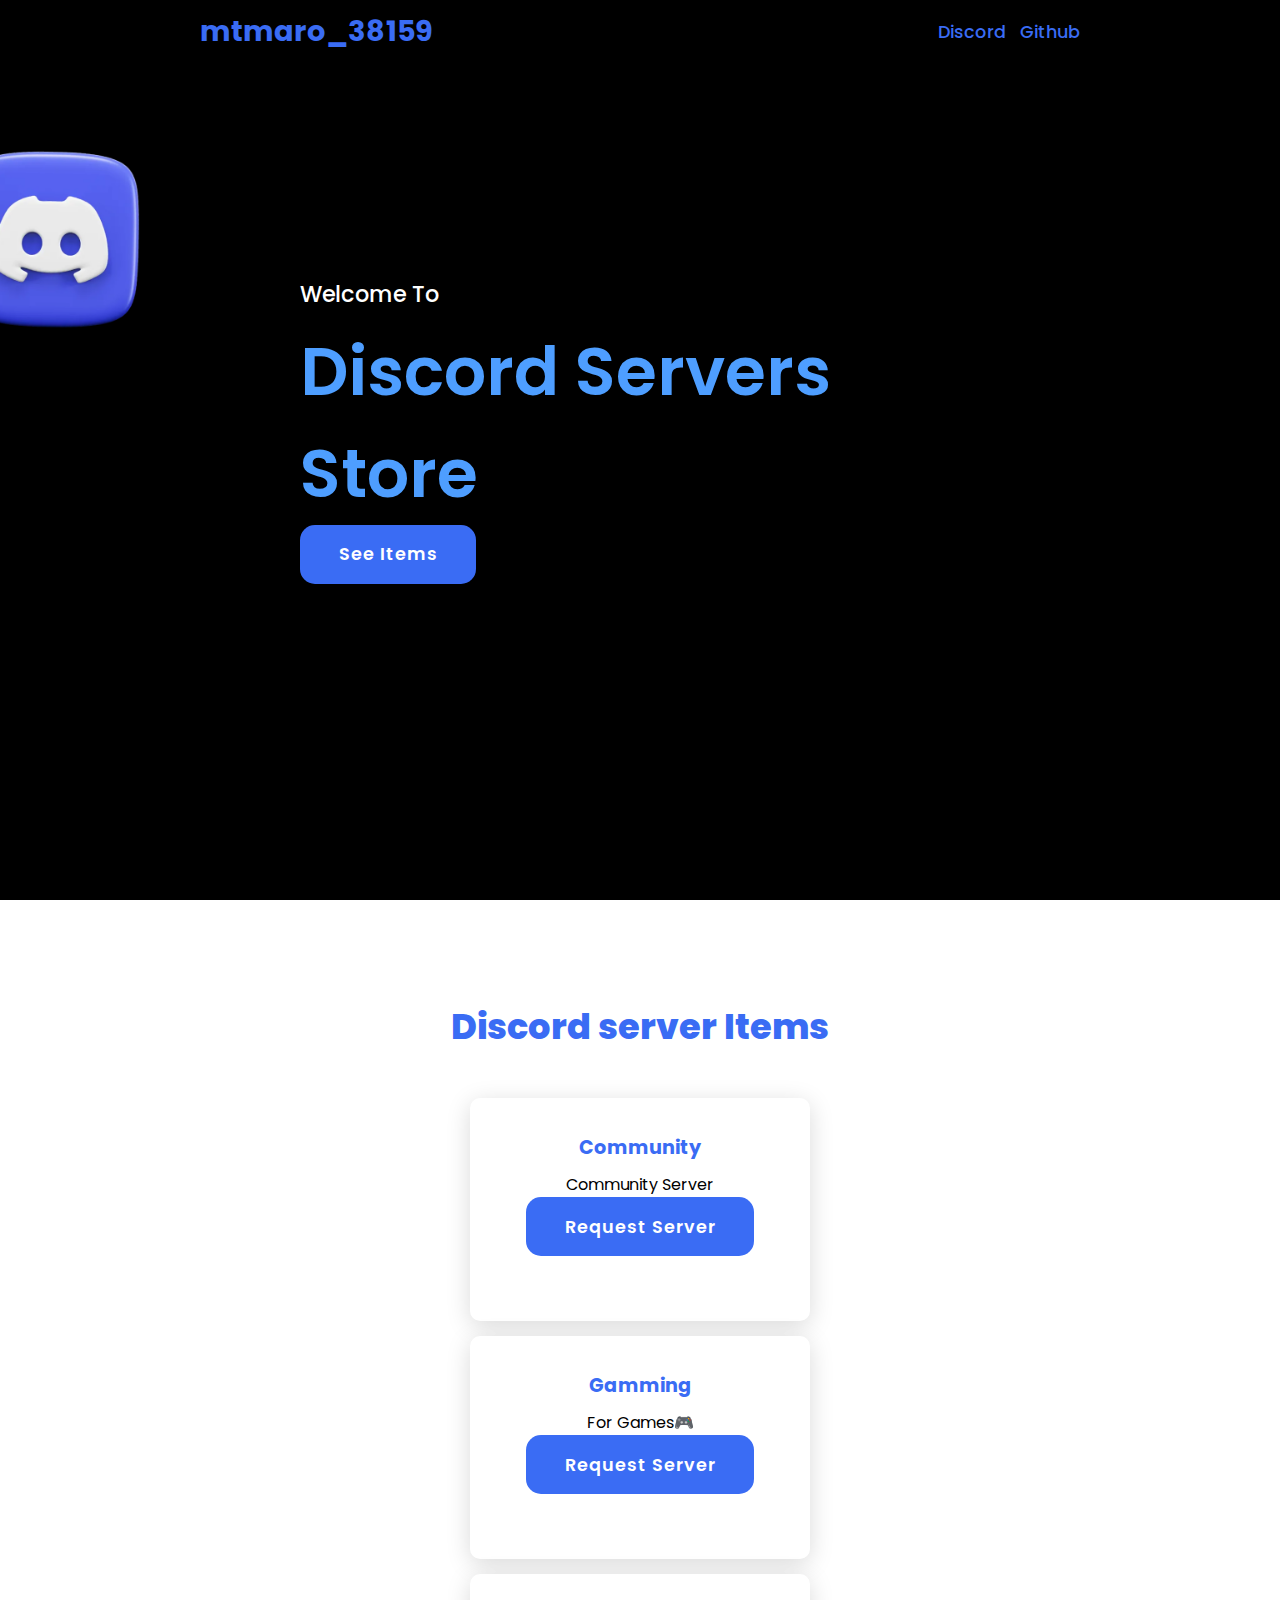
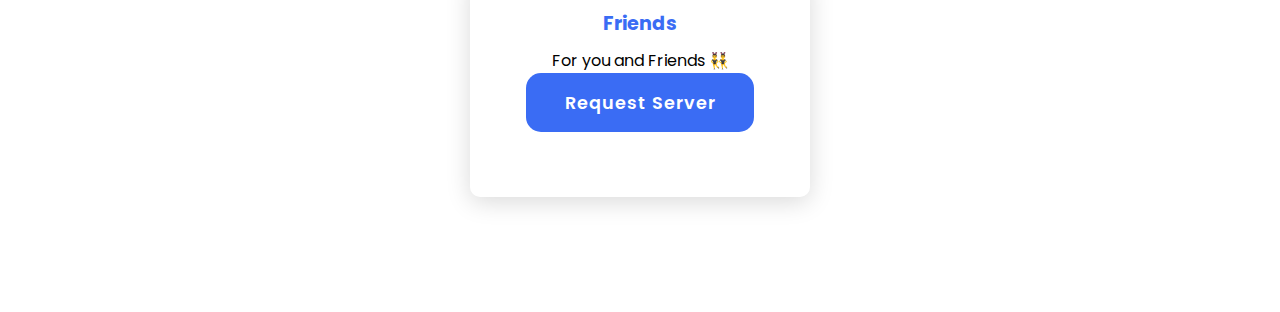
<file: index.html>
<!DOCTYPE html>
<html lang="en">
<head>
    <meta charset="UTF-8">
    <meta name="viewport" content="width=device-width, initial-scale=1.0">
    <link rel="stylesheet" href="style.css">
    <link rel="shortcut icon" href="favicon.ico" type="image/x-icon">
    <title>Discord Servers Store</title>
</head>
<body>
    <header>
        <a href="#" class="logo">mtmaro_38159</a>
        <nav class="navigation">
            <div class="social">
        <a href="https://discord.gg/gUMmj6dQJY">Discord</a>
        <a href="https://github.com/alfaro-code">Github</a>
        
    </div>
        </nav>
    </header>
    
    <section class="main">
        <div>
        <h2>Welcome To<br><span>Discord Servers Store</span></h2>
           <a href="#services" title="go to  store Items" class="main-btn">See Items</a> 
    </section>
    
<section class="cards" id="services">
    <h2 class="title" id="title">Discord server Items</h2>
    <div class="content">
        <div class="icon">
        <div class="card">
            <div class="info">
                <h3>Community</h3>
                <p>Community Server </p>
                <a href="index2.html" title="call me If you want a discord server" class="main-btn">Request Server</a>
            </div>
        </div>
             <div class="card">
            <div class="info">
                <h3>Gamming</h3>
                <p> For Games🎮 </p>
                <a href="index2.html" title="call me If you want a discord server" class="main-btn">Request Server</a>
            </div>
        </div>
             <div class="card">
            <div class="info">
                <h3>Friends</h3>
                <p>For you and Friends 👯‍♂️  </p>
                <a href="index2.html" title="call me If you want a discord server" class="main-btn">Request Server</a>
            </div>
        </div>
    </div>
    </div>
</section>

    <script src="node.js"></script>
</body>
</html>
</file>
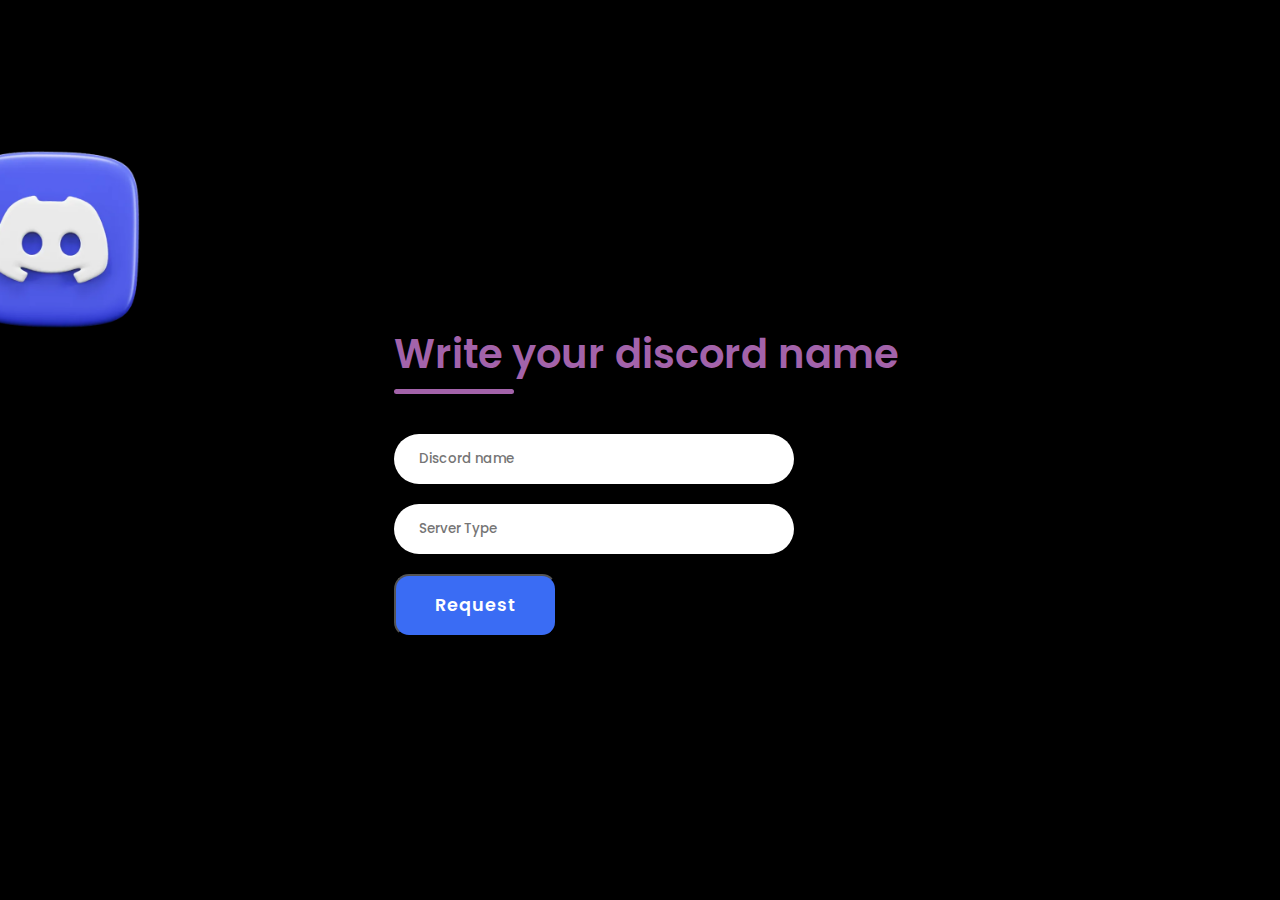
<file: index2.html>
<!DOCTYPE html>
<html lang="en">
<head>
    <meta charset="UTF-8">
    <meta name="viewport" content="width=device-width, initial-scale=1.0">
    <link rel="stylesheet" href="style2.css">
    <title>Request</title>
</head>
<body>
    <div class="contact-container">
        <form action="https://api.web3forms.com/submit" method="POST" class="contact-left">
            <div class="contact-left-title">
                <h2>Write your discord name</h2> 
            <hr>
            </div>
            <input type="hidden" name="access_key" value="f3305404-5605-4f97-afbb-df88a4050218">
            <input type="text" name="Discord name" placeholder="Discord name"  class="contact-inputs" required>
            <input type="text" name="Server type" placeholder="Server Type"  class="contact-inputs" required>
            <button type="submit" class="main-btn">Request</button>
        </form>
        <div class="contact-right"></div>
        
    </div>
        <script src="node.js"></script>
    
</body>
</html>
</file>
<file: style.css>
@import url('https://fonts.googleapis.com/css2?family=Poppins:ital,wght@0,100;0,200;0,300;0,400;0,500;0,600;0,700;0,800;0,900;1,100;1,200;1,300;1,400;1,500;1,600;1,700;1,800;1,900&display=swap');
*{
   font-family: "Poppins", sans-serif;
   margin: 0;
   padding: 0;
   box-sizing: border-box;
   scroll-behavior: smooth;
 } 
 header{
   background-color: black;
   width: 100%;
   position: fixed;
   z-index: 999;
   display: flex;
   justify-content: space-between;
   align-items: center;
   padding: 10px 200px;
 }
 .logo{
    text-decoration: none;
    color: #3a6cf4;
    font-weight: 700;
    font-size: 1.8em;
    cursor: pointer;
  }
section{
    padding: 100px 300px;
}
.navigation a{
    color: #3a6cf4;
    text-decoration: none;
    font-size: 1.1em;
    font-weight: 500;
    padding-left: 10px;
  }
.navigation a:hover{
color:  #601cfc;
}
.main{
     width: 100%;
    min-height: 100vh;
    display: flex;
    align-items: center;
    background: url(background.png) no-repeat;
    background-size: cover;
    background-position: center;
    background-attachment: fixed;
    
}
.main h2{
    color: #fff;
    font-size: 1.4em;
    font-weight: 500;
}
.main h2 span{
    display: inline-block;
    color: #4e9eff;
    font-size: 3em;
    font-weight: 600;
    margin-top: 10px;
}
.main h3{
    color: #fff;
    font-size: 2em;
    font-weight: 700;
    letter-spacing: 1px;
    margin-top: 10px;
    margin-bottom: 30px;
}
.main-btn{
    color: #fff;
    background-color: #3a6cf4;
    text-decoration: none;
    font-size: 1.1em;
    font-weight: 600;
    display: inline-block;
    padding: 0.9375em 2.1875em;
    letter-spacing: 1px;
    border-radius: 15px;
    margin-bottom:40px ;
    transition: 1.7s ease;
      }
    
    .main-btn:hover{
        background-color: #0a49f6;
        transform: scale(1.1);
    }
    
    #title{
        display: flex; 
        justify-content: center;
        color: #3a6cf4;
        font-size: 2.2em;
        font-weight: 800;
        margin-bottom: 30px;
    }
    .content{
        display: flex;
        justify-content: center;
        flex-direction: row;
        flex-wrap: wrap;
    }
    .card{
background-color: #fff;
width: 21.25em;
box-shadow: 0 5px 25px rgba(1, 1, 1, 15%);
border-radius: 10px;
padding: 25px;
margin: 15px;
transition: 0.7s ease;

}
.card:hover{
    transform: scale(1.1);
    
}
.info{
    text-align: center;
}
.info h3{
    color: #3a6cf4;
    font-size: 1.2em;
    font-weight: 700;
    margin: 10px;
}
    
  @media (max-width: 1023px) {
        header{
            padding: 12px 20px;
    
        }
        .navigation a{
            padding-left: 10px;
        }
        .title{
            font-size: 1.8em;
        }
        section{
            padding: 80px 20px;
        }
        .main-content h2{
            font-size: 1em;
        }
        .main-content h3{
            font-size: 1.6em;
        }
        .content{
            flex-direction: column;
            align-items: center;
        }
        .main{
     width: 100%;
    min-height: 100vh;
    display: flex;
    align-items: center;
    background: url(background.png) no-repeat;
    background-size: cover;
    background-position: center;
    background-attachment: fixed;
    }
}
    @media (max-width:641px ) {
        body{
            font-size: 12px;
        }
        .main-content h2{
           font-size:  0.8em;
        }
        .main-content h3{
           font-size:  1.4em;
        }
        .main{
    width: 100%;
    min-height: 100vh;
    display: flex;
    align-items: center;
     background-color: #000;
    background-size: cover;
    background-position: center;
    background-attachment: fixed;
}
    }
    @media (max-width: 300px) {
        body{
            font-size: 10px;
        }
        .main h2 span{
            font-size: 2em;
        }
        .main{
       width: 100%;
    min-height: 100vh;
    display: flex;
    align-items: center;
     background-color: url(background.png) no-repeat;
    background-size: cover;
    background-position: center;
    background-attachment: fixed;
}
    }
</file>
<file: style2.css>
@import url('https://fonts.googleapis.com/css2?family=Poppins:ital,wght@0,100;0,200;0,300;0,400;0,500;0,600;0,700;0,800;0,900;1,100;1,200;1,300;1,400;1,500;1,600;1,700;1,800;1,900&display=swap');
*{
   font-family: "Poppins", sans-serif;
   margin: 0;
   padding: 0;
   box-sizing: border-box;
   scroll-behavior: smooth;
 } 
 body{
     width: 100%;
    min-height: 100vh;
    display: flex;
    align-items: center;
    background: url(background.png) no-repeat;
    background-size: cover;
    background-position: center;
    background-attachment: fixed;
}

.contact-container{
    height: 100vh;
    display: flex;
    align-items: center;
    justify-content: space-evenly;
    width: 100%;
    height: 100vh;
    position: absolute;
   display: flex;
   justify-content: center;
   padding-top: 100px;
   padding-left: 1%;
}




.sagl{
    text-align: center;
    
}
.main h3{
    color: #fff;
    font-size: 2em;
    font-weight: 700;
    letter-spacing: 1px;
    margin-top: 10px;
    margin-bottom: 30px;
}
.main-btn{
    color: #fff;
    background-color: #3a6cf4;
    text-decoration: none;
    font-size: 1.1em;
    font-weight: 600;
    display: inline-block;
    padding: 0.9375em 2.1875em;
    letter-spacing: 1px;
    border-radius: 15px;
    margin-bottom:40px ;
    transition: 1.7s ease;
      }
    
    .main-btn:hover{
        background-color: #0a49f6;
        transform: scale(1.1);
    }
    .contact-left{
        display: flex;
        flex-direction: column;
        align-items: start;
        gap: 20px;
    }
    
    .contact-left-title h2 {
        font-weight: 600;
        color: #a363aa;
        font-size: 40px;
        margin-bottom: 5px;
    }

    
    
    .contact-left-title hr{
border: none;
width: 120px;
height: 5px;
background-color: #a363aa;
border-radius: 10px;
margin-bottom: 20px;
    }
    .contact-inputs{
        width: 400px;
        height: 50px;
        border: none;
        outline: none;
        padding-left: 25px;
        font-weight: 500;
        color: #666;
        border-radius: 50px;

    }
    @media (max-width:800px) {
        .contact-inputs{
            width: 80vw;
        }
         body{
       width: 100%;
    min-height: 100vh;
    display: flex;
    align-items: center;
     background-color: url(background.png) no-repeat;
    background-size: cover;
    background-position: center;
    background-attachment: fixed;
}
    }
</file>
